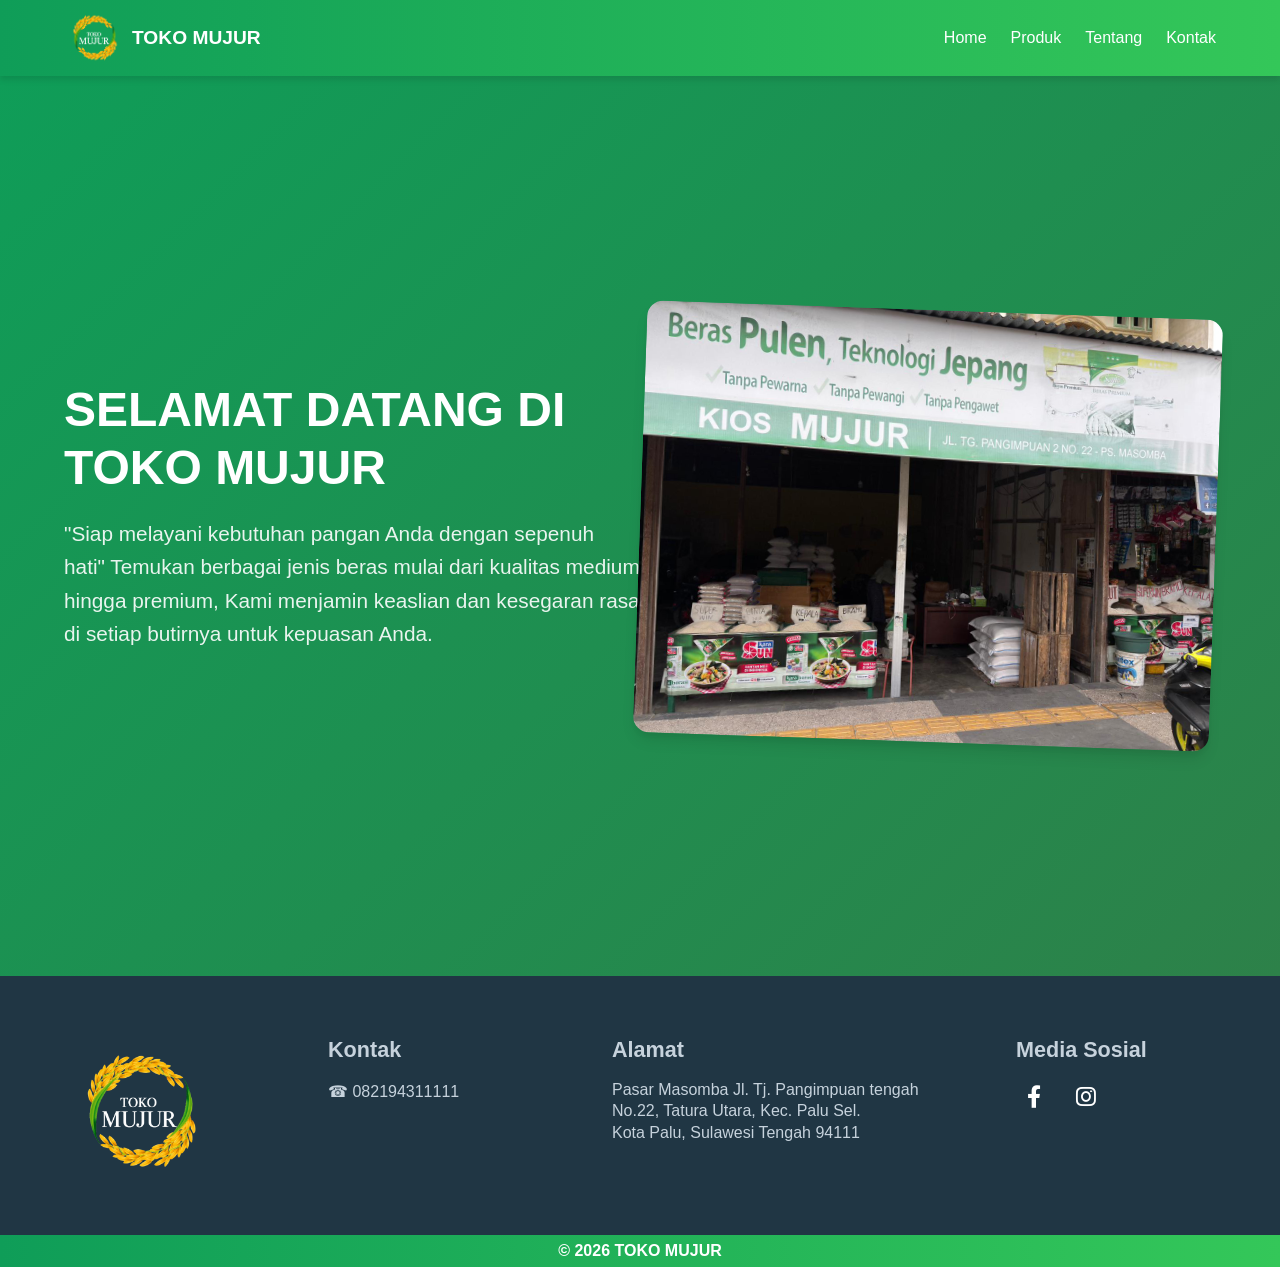
<file: index.html>
<!doctype html>
<html lang="en">
  <head>
    <meta charset="UTF-8" />
    <meta name="viewport" content="width=device-width, initial-scale=1.0" />
    <title>Toko Mujur</title>
    <link rel="icon" type="image/png" href="assets/logo.png" />
    <link rel="stylesheet" href="css/style.css" />
    <link rel="stylesheet" href="css/home.css" />
    <link rel="stylesheet" href="css/footer.css" />
    <link
      rel="stylesheet"
      href="https://cdnjs.cloudflare.com/ajax/libs/font-awesome/6.0.0/css/all.min.css"
    />
  </head>
  <body>
    <nav class="navbar">
      <div class="navbar-container">
        <div class="left-side">
          <img
            src="assets/logo.png"
            alt="TOKO MUJUR"
            class="logo"
            onerror="this.style.display = 'none'"
          />
          <span class="site-name">TOKO MUJUR</span>
        </div>
        <ul class="right-side" id="navbarMenu">
          <li class="menu-item"><a href="index.html">Home</a></li>
          <li class="menu-item"><a href="product.html">Produk</a></li>
          <li class="menu-item"><a href="about.html">Tentang</a></li>
          <li class="menu-item"><a href="contact.html">Kontak</a></li>
        </ul>
        <button
          class="button-menu"
          aria-label="button-menu Navigation"
          aria-expanded="false"
        >
          <span></span>
          <span></span>
          <span></span>
        </button>
      </div>
    </nav>

    <main class="home">
      <div class="home-container">
        <div class="left-side">
          <h1>SELAMAT DATANG DI TOKO MUJUR</h1>
          <p>
            "Siap melayani kebutuhan pangan Anda dengan sepenuh hati" Temukan
            berbagai jenis beras mulai dari kualitas medium hingga premium, Kami
            menjamin keaslian dan kesegaran rasa di setiap butirnya untuk
            kepuasan Anda.
          </p>
        </div>
        <div class="right-side">
          <img
            src="assets/fototoko.jpg"
            alt="Hero Toko Mujur"
            onerror="this.style.display = 'none'"
          />
        </div>
      </div>
    </main>

    <footer class="footer">
      <div class="footer-container">
        <div class="top-side">
          <div class="brand">
            <img
              src="assets/logo.png"
              alt="TOKO MUJUR"
              onerror="this.style.display = 'none'"
            />
          </div>

          <div class="col contact">
            <h4>Kontak</h4>
            <p><span aria-hidden="true">&#9742;</span> 082194311111</p>
          </div>

          <div class="col address">
            <h4>Alamat</h4>
            <address>
              Pasar Masomba Jl. Tj. Pangimpuan tengah No.22, Tatura Utara, Kec.
              Palu Sel.<br />Kota Palu, Sulawesi Tengah 94111
            </address>
          </div>

          <div class="col">
            <h4>Media Sosial</h4>
            <div class="social-links">
              <a
                class="social-link facebook"
                href="#"
                title="Facebook"
                aria-label="Facebook"
              >
                <i class="fab fa-facebook-f"></i>
              </a>
              <a
                class="social-link instagram"
                href="https://www.instagram.com/alfiii.as_?igsh=MXhyMnNmOGh0M3g5Mg%3D%3D&utm_source=qr"
                target="_blank"
                rel="noopener noreferrer"
                title="Instagram"
                aria-label="Instagram"
              >
                <i class="fab fa-instagram"></i>
              </a>
            </div>
          </div>
        </div>
        <div class="bottom-side">&copy; 2026 TOKO MUJUR</div>
      </div>
    </footer>

    <script src="javascript/navbar.js"></script>
  </body>
</html>
</file>
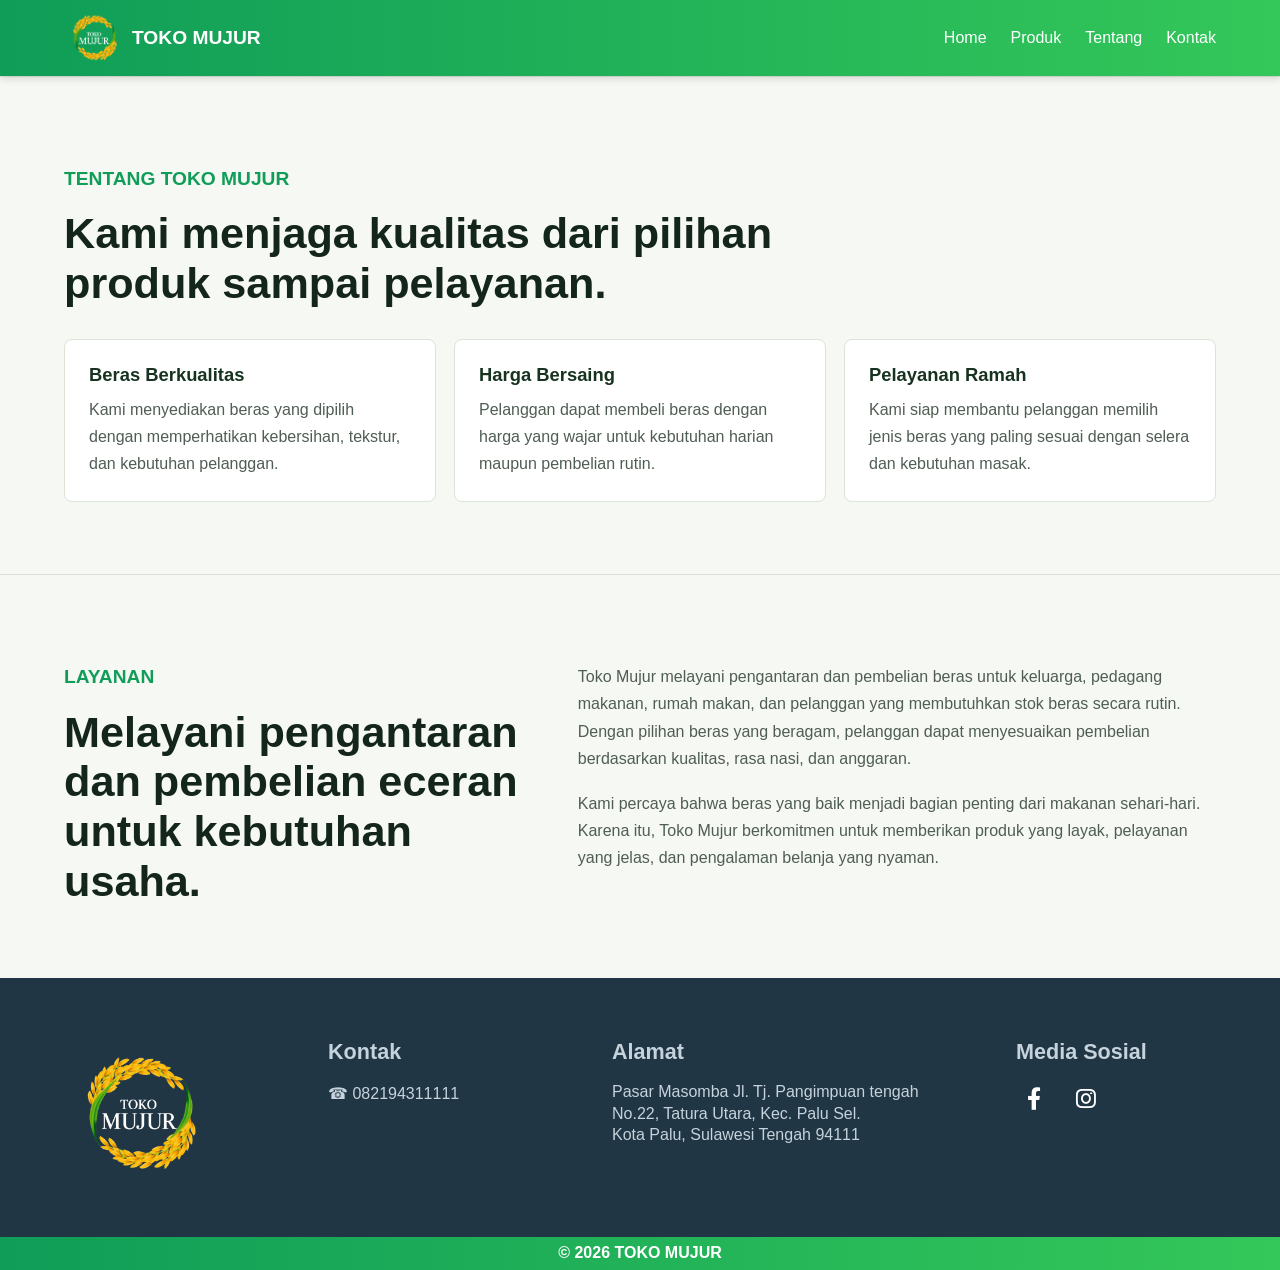
<file: about.html>
<!doctype html>
<html lang="en">
  <head>
    <meta charset="UTF-8" />
    <meta name="viewport" content="width=device-width, initial-scale=1.0" />
    <title>Toko Mujur</title>
    <link rel="icon" type="image/png" href="assets/logo.png" />
    <link rel="stylesheet" href="css/style.css" />
    <link rel="stylesheet" href="css/footer.css" />
    <link rel="stylesheet" href="css/about.css" />
    <link
      rel="stylesheet"
      href="https://cdnjs.cloudflare.com/ajax/libs/font-awesome/6.0.0/css/all.min.css"
    />
  </head>
  <body>
    <nav class="navbar">
      <div class="navbar-container">
        <div class="left-side">
          <img
            src="assets/logo.png"
            alt="TOKO MUJUR"
            class="logo"
            onerror="this.style.display = 'none'"
          />
          <span class="site-name">TOKO MUJUR</span>
        </div>
        <ul class="right-side" id="navbarMenu">
          <li class="menu-item"><a href="index.html">Home</a></li>
          <li class="menu-item"><a href="product.html">Produk</a></li>
          <li class="menu-item"><a href="about.html">Tentang</a></li>
          <li class="menu-item"><a href="contact.html">Kontak</a></li>
        </ul>
        <button
          class="button-menu"
          aria-label="button-menu Navigation"
          aria-expanded="false"
        >
          <span></span>
          <span></span>
          <span></span>
        </button>
      </div>
    </nav>
    <main class="about">
      <div class="about-container">
        <div class="top-section">
          <div class="left-side">
            <p class="about-label">TENTANG TOKO MUJUR</p>
            <h2>Kami menjaga kualitas dari pilihan produk sampai pelayanan.</h2>
          </div>
          <div class="right-side">
            <div class="feature-card">
              <h3>Beras Berkualitas</h3>
              <p>
                Kami menyediakan beras yang dipilih dengan memperhatikan
                kebersihan, tekstur, dan kebutuhan pelanggan.
              </p>
            </div>
            <div class="feature-card">
              <h3>Harga Bersaing</h3>
              <p>
                Pelanggan dapat membeli beras dengan harga yang wajar untuk
                kebutuhan harian maupun pembelian rutin.
              </p>
            </div>
            <div class="feature-card">
              <h3>Pelayanan Ramah</h3>
              <p>
                Kami siap membantu pelanggan memilih jenis beras yang paling
                sesuai dengan selera dan kebutuhan masak.
              </p>
            </div>
          </div>
        </div>

        <div class="bottom-section">
          <div class="left-side">
            <p class="about-label">LAYANAN</p>
            <h2>
              Melayani pengantaran dan pembelian eceran untuk kebutuhan usaha.
            </h2>
          </div>
          <div class="right-side">
            <p>
              Toko Mujur melayani pengantaran dan pembelian beras untuk keluarga, pedagang
              makanan, rumah makan, dan pelanggan yang membutuhkan stok beras
              secara rutin. Dengan pilihan beras yang beragam, pelanggan dapat
              menyesuaikan pembelian berdasarkan kualitas, rasa nasi, dan
              anggaran.
            </p>
            <p>
              Kami percaya bahwa beras yang baik menjadi bagian penting dari
              makanan sehari-hari. Karena itu, Toko Mujur berkomitmen untuk
              memberikan produk yang layak, pelayanan yang jelas, dan pengalaman
              belanja yang nyaman.
            </p>
          </div>
        </div>
      </div>
    </main>
    <footer class="footer">
      <div class="footer-container">
        <div class="top-side">
          <div class="brand">
            <img
              src="assets/logo.png"
              alt="TOKO MUJUR"
              onerror="this.style.display = 'none'"
            />
          </div>

          <div class="col contact">
            <h4>Kontak</h4>
            <p><span aria-hidden="true">&#9742;</span> 082194311111</p>
          </div>

          <div class="col address">
            <h4>Alamat</h4>
            <address>
              Pasar Masomba Jl. Tj. Pangimpuan tengah No.22, Tatura Utara, Kec.
              Palu Sel.<br />Kota Palu, Sulawesi Tengah 94111
            </address>
          </div>

          <div class="col">
            <h4>Media Sosial</h4>
            <div class="social-links">
              <a
                class="social-link facebook"
                href="#"
                title="Facebook"
                aria-label="Facebook"
              >
                <i class="fab fa-facebook-f"></i>
              </a>
              <a
                class="social-link instagram"
                href="https://www.instagram.com/alfiii.as_?igsh=MXhyMnNmOGh0M3g5Mg%3D%3D&utm_source=qr"
                target="_blank"
                rel="noopener noreferrer"
                title="Instagram"
                aria-label="Instagram"
              >
                <i class="fab fa-instagram"></i>
              </a>
            </div>
          </div>
        </div>
        <div class="bottom-side">&copy; 2026 TOKO MUJUR</div>
      </div>
    </footer>

    <script src="javascript/navbar.js"></script>
  </body>
</html>
</file>
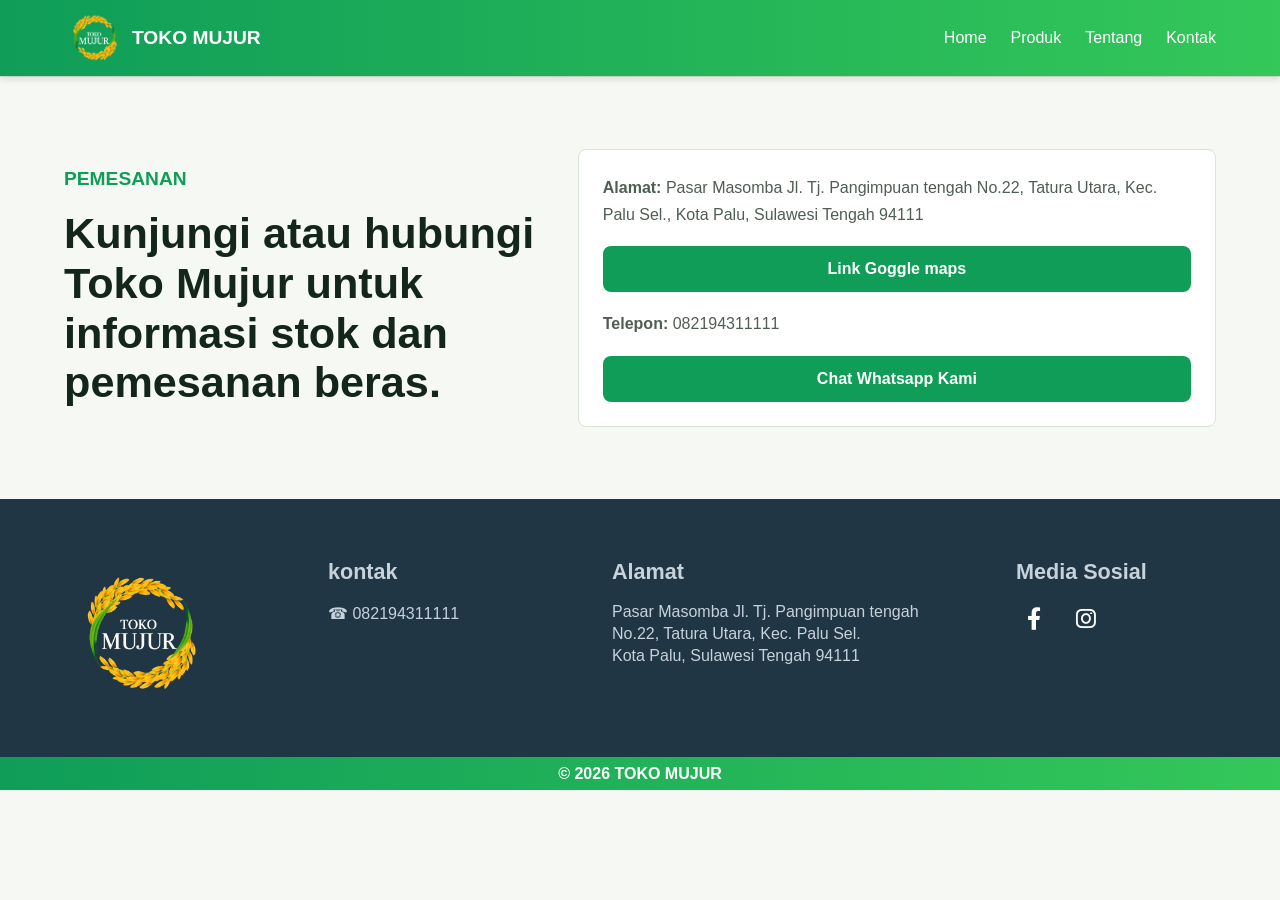
<file: contact.html>
<!doctype html>
<html lang="en">
  <head>
    <meta charset="UTF-8" />
    <meta name="viewport" content="width=device-width, initial-scale=1.0" />
    <title>Toko Mujur</title>
    <link rel="icon" type="image/png" href="assets/logo.png" />
    <link rel="stylesheet" href="css/style.css" />
    <link rel="stylesheet" href="css/footer.css" />
    <link rel="stylesheet" href="css/about.css" />
    <link
      rel="stylesheet"
      href="https://cdnjs.cloudflare.com/ajax/libs/font-awesome/6.0.0/css/all.min.css"
    />
  </head>
  <body>
    <nav class="navbar">
      <div class="navbar-container">
        <div class="left-side">
          <img
            src="assets/logo.png"
            alt="TOKO MUJUR"
            class="logo"
            onerror="this.style.display = 'none'"
          />
          <span class="site-name">TOKO MUJUR</span>
        </div>
        <ul class="right-side" id="navbarMenu">
          <li class="menu-item"><a href="index.html">Home</a></li>
          <li class="menu-item"><a href="product.html">Produk</a></li>
          <li class="menu-item"><a href="about.html">Tentang</a></li>
          <li class="menu-item"><a href="contact.html">Kontak</a></li>
        </ul>
        <button
          class="button-menu"
          aria-label="button-menu Navigation"
          aria-expanded="false"
        >
          <span></span>
          <span></span>
          <span></span>
        </button>
      </div>
    </nav>
    <main class="contact">
      <div class="contact-container">
        <div class="left-side">
          <p class="contact-label">PEMESANAN</p>
          <h2>
            Kunjungi atau hubungi Toko Mujur untuk informasi stok dan pemesanan
            beras.
          </h2>
        </div>
        <div class="right-side">
          <p>
            <strong>Alamat:</strong> Pasar Masomba Jl. Tj. Pangimpuan tengah
            No.22, Tatura Utara, Kec. Palu Sel., Kota Palu, Sulawesi Tengah
            94111
          </p>
          <a
            class="maps-link"
            href="https://maps.app.goo.gl/m2FLZZwm8TaA6cQ47?g_st=ic"
            target="_blank"
            rel="noopener noreferrer"
            >Link Goggle maps</a
          >
          <p><strong>Telepon:</strong> 082194311111</p>
          <a
            class="wa-link"
            href="https://wa.me/6282194311111"
            target="_blank"
            rel="noopener noreferrer"
            >Chat Whatsapp Kami</a
          >
        </div>
      </div>
    </main>
    <footer class="footer">
      <div class="footer-container">
        <div class="top-side">
          <div class="brand">
            <img
              src="assets/logo.png"
              alt="TOKO MUJUR"
              onerror="this.style.display = 'none'"
            />
          </div>

          <div class="col contact">
            <h4>kontak</h4>
            <p><span aria-hidden="true">&#9742;</span> 082194311111</p>
          </div>

          <div class="col address">
            <h4>Alamat</h4>
            <address>
              Pasar Masomba Jl. Tj. Pangimpuan tengah No.22, Tatura Utara, Kec.
              Palu Sel.<br />Kota Palu, Sulawesi Tengah 94111
            </address>
          </div>

          <div class="col">
            <h4>Media Sosial</h4>
            <div class="social-links">
              <a
                class="social-link facebook"
                href="#"
                title="Facebook"
                aria-label="Facebook"
              >
                <i class="fab fa-facebook-f"></i>
              </a>
              <a
                class="social-link instagram"
                href="https://www.instagram.com/alfiii.as_?igsh=MXhyMnNmOGh0M3g5Mg%3D%3D&utm_source=qr"
                target="_blank"
                rel="noopener noreferrer"
                title="Instagram"
                aria-label="Instagram"
              >
                <i class="fab fa-instagram"></i>
              </a>
            </div>
          </div>
        </div>
        <div class="bottom-side">&copy; 2026 TOKO MUJUR</div>
      </div>
    </footer>

    <script src="javascript/navbar.js"></script>
  </body>
</html>
</file>
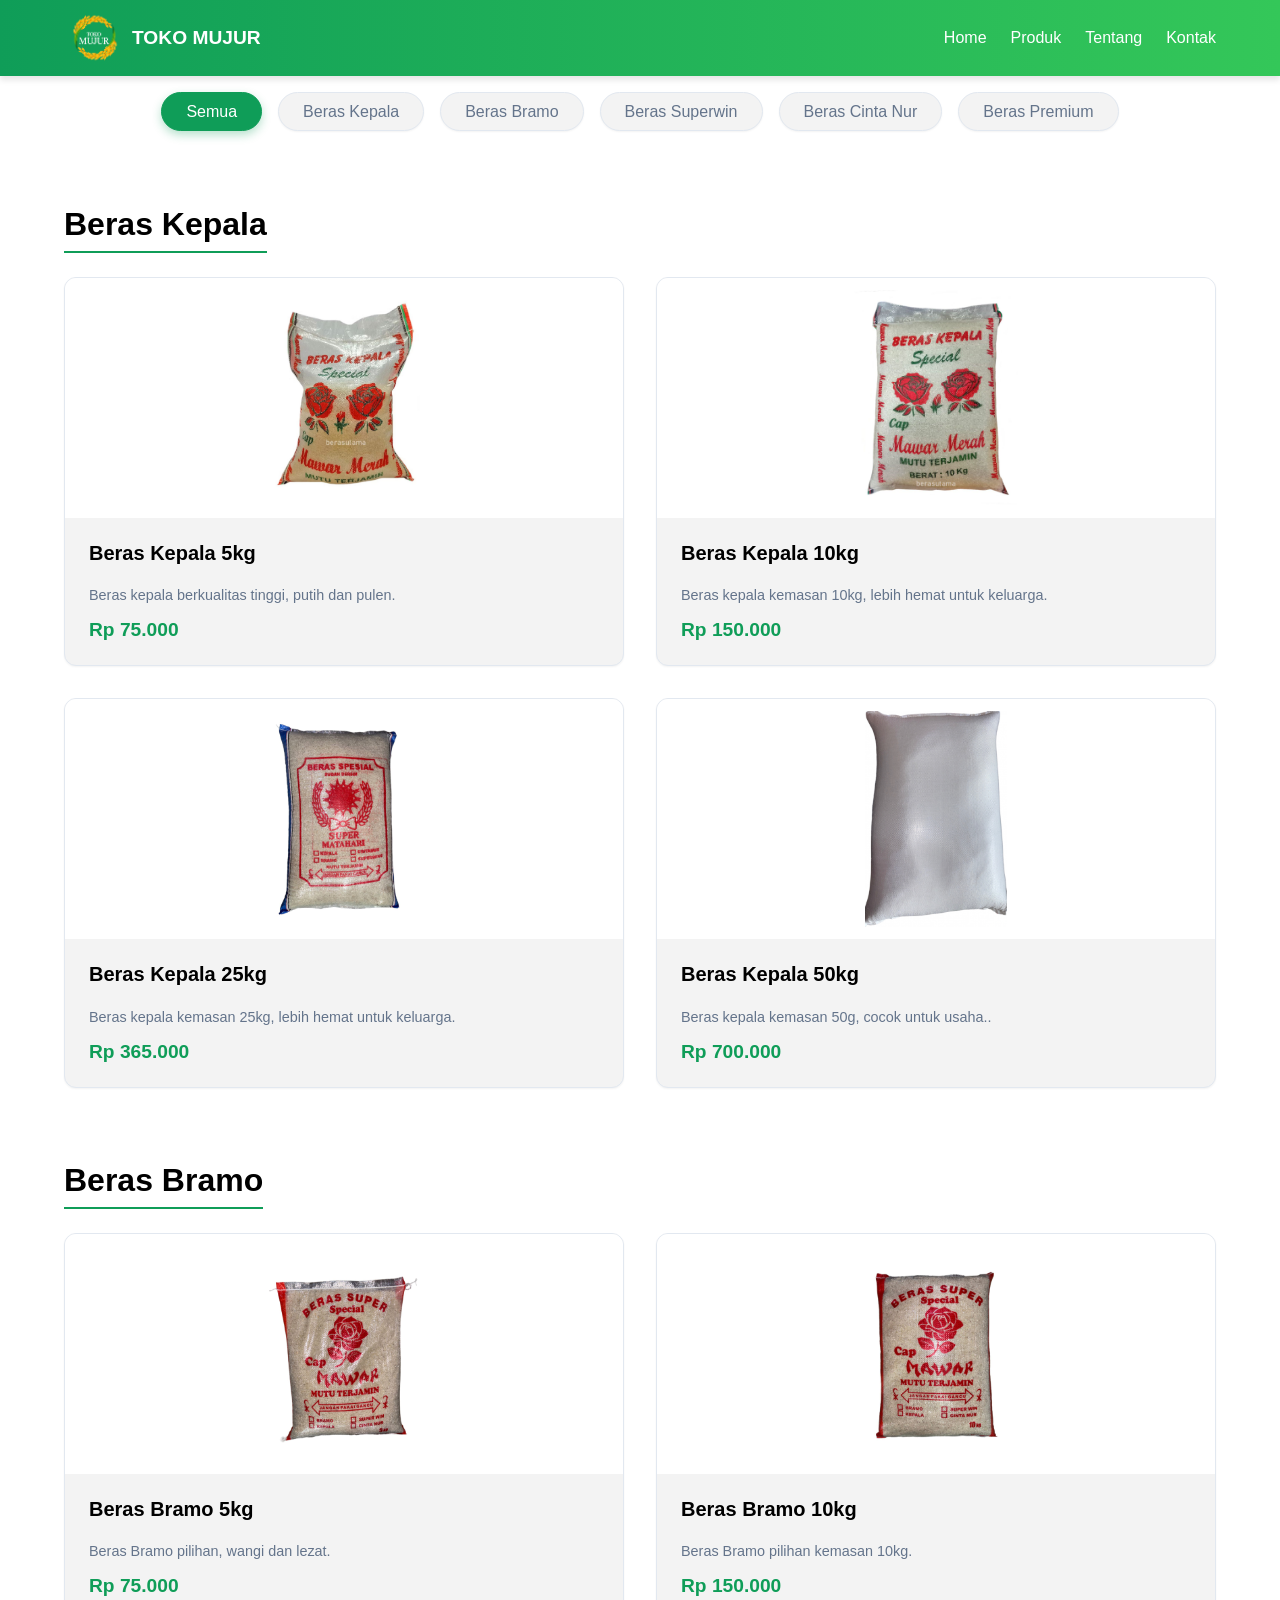
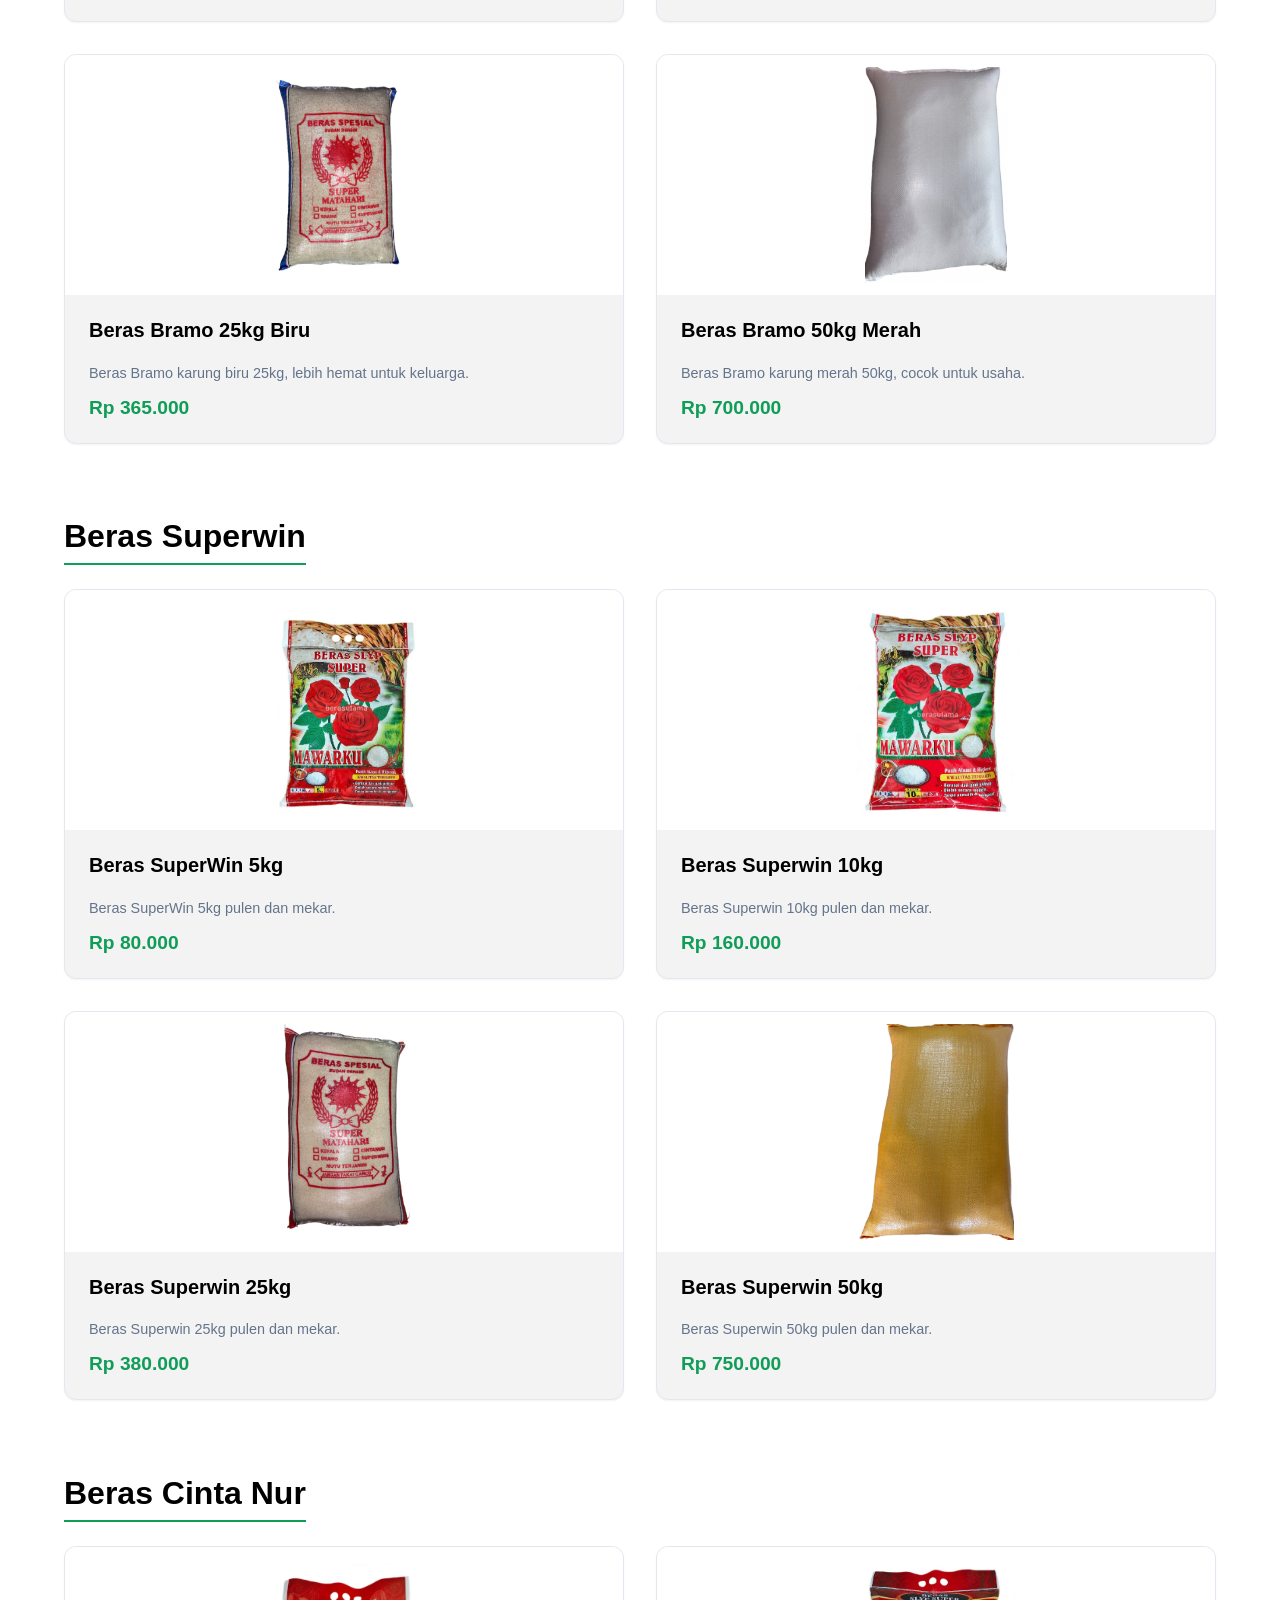
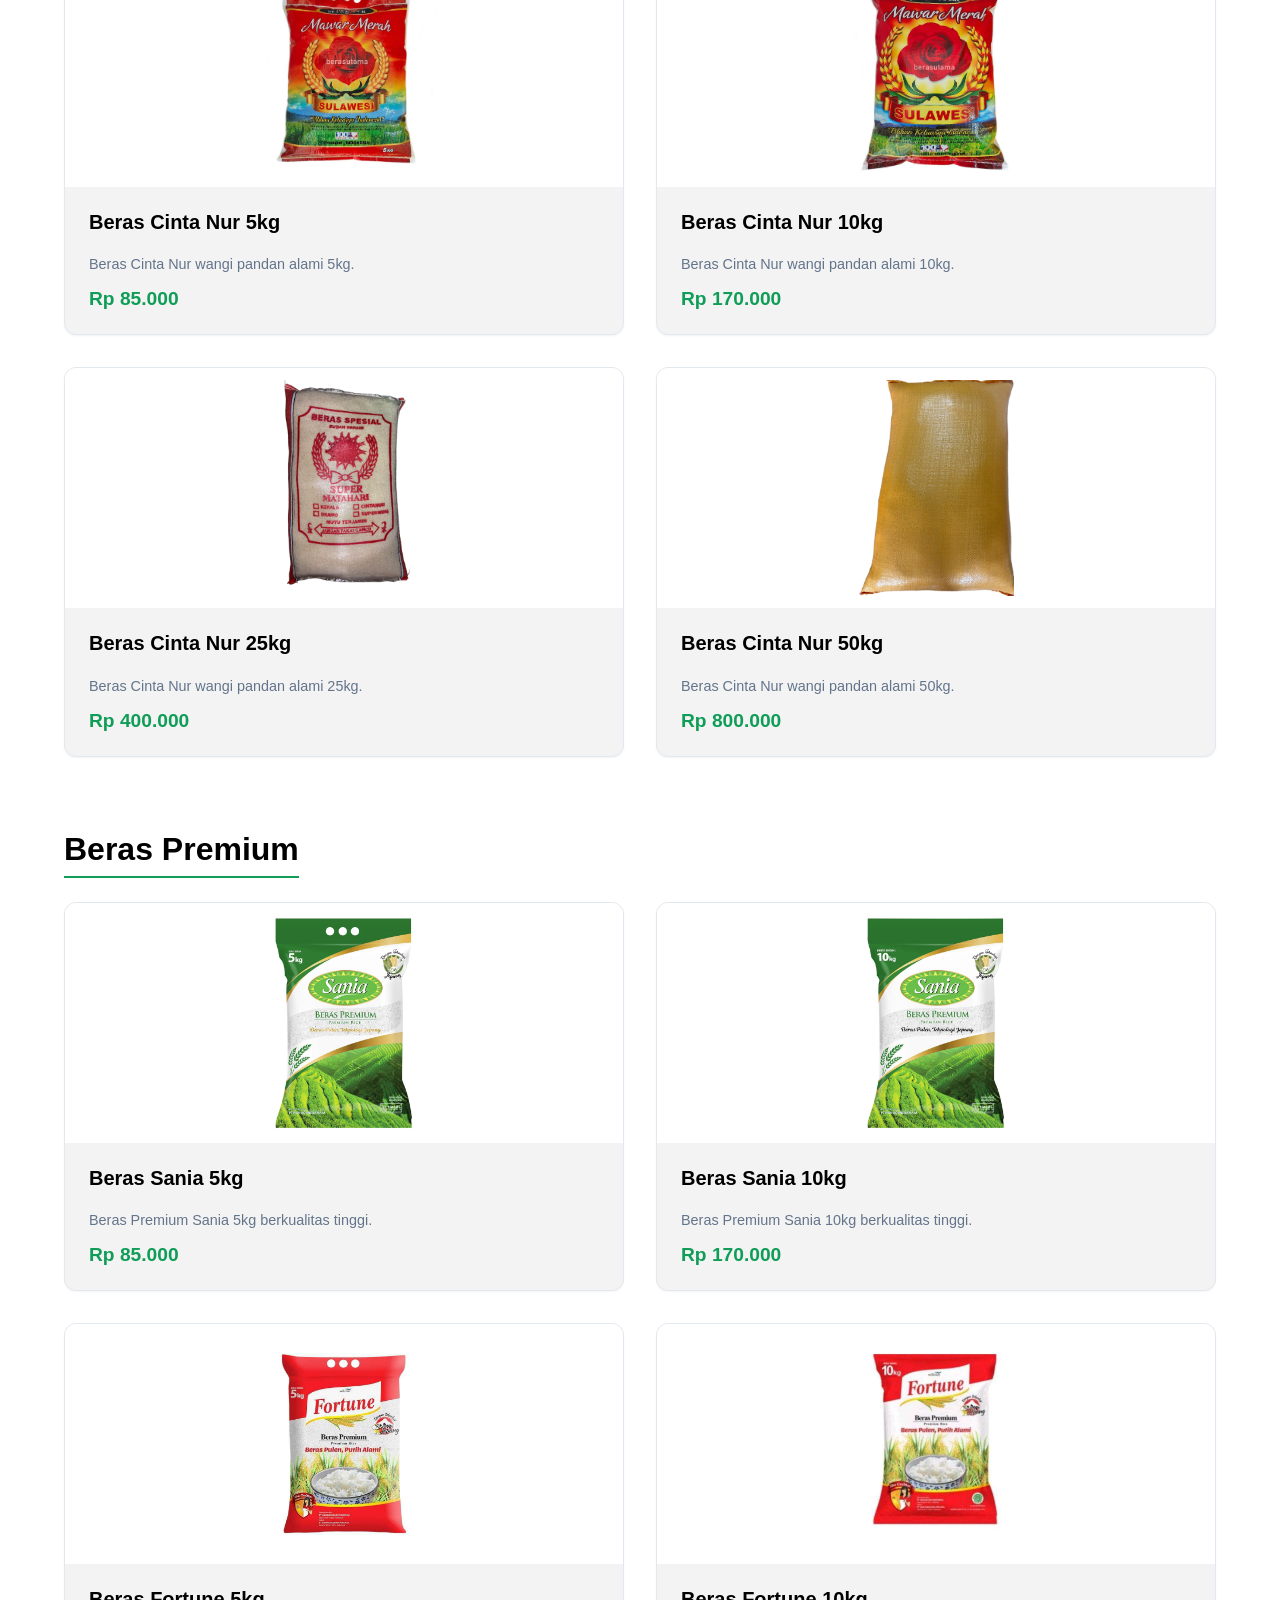
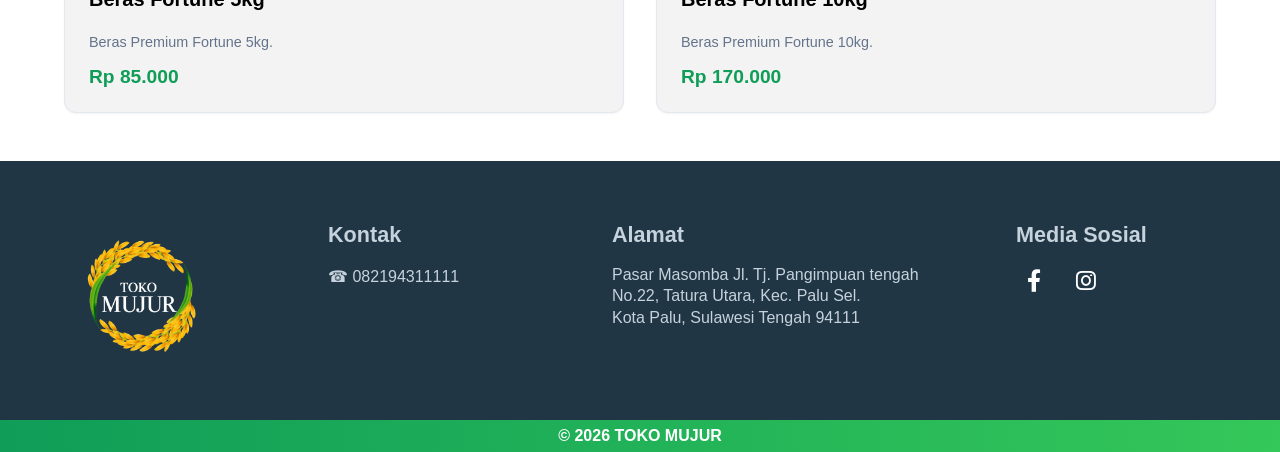
<file: product.html>
<!doctype html>
<html lang="en">
  <head>
    <meta charset="UTF-8" />
    <meta name="viewport" content="width=device-width, initial-scale=1.0" />
    <title>Toko Mujur</title>
    <link rel="icon" type="image/png" href="assets/logo.png" />
    <link rel="stylesheet" href="css/style.css" />
    <link rel="stylesheet" href="css/product.css" />
    <link rel="stylesheet" href="css/footer.css" />
    <link
      rel="stylesheet"
      href="https://cdnjs.cloudflare.com/ajax/libs/font-awesome/6.0.0/css/all.min.css"
    />
  </head>
  <body>
    <nav class="navbar">
      <div class="navbar-container">
        <div class="left-side">
          <img
            src="assets/logo.png"
            alt="TOKO MUJUR"
            class="logo"
            onerror="this.style.display = 'none'"
          />
          <span class="site-name">TOKO MUJUR</span>
        </div>
        <ul class="right-side" id="navbarMenu">
          <li class="menu-item"><a href="index.html">Home</a></li>
          <li class="menu-item"><a href="product.html">Produk</a></li>
          <li class="menu-item"><a href="about.html">Tentang</a></li>
          <li class="menu-item"><a href="contact.html">Kontak</a></li>
        </ul>
        <button
          class="button-menu"
          aria-label="button-menu Navigation"
          aria-expanded="false"
        >
          <span></span>
          <span></span>
          <span></span>
        </button>
      </div>
    </nav>
    <main class="product">
      <div class="product-container">
        <div class="top-side">
          <div class="category-bar" id="productCategories">
            <button class="cat-btn active" onclick="filterCategory('semua')">
              Semua
            </button>
            <button class="cat-btn" onclick="filterCategory('kepala')">
              Beras Kepala
            </button>
            <button class="cat-btn" onclick="filterCategory('bramo')">
              Beras Bramo
            </button>
            <button class="cat-btn" onclick="filterCategory('superwin')">
              Beras Superwin
            </button>
            <button class="cat-btn" onclick="filterCategory('cintanur')">
              Beras Cinta Nur
            </button>
            <button class="cat-btn" onclick="filterCategory('premium')">
              Beras Premium
            </button>
          </div>
        </div>

        <div class="bottom-side">
          <div class="products-section" data-category="kepala">
            <h2 class="section-title">Beras Kepala</h2>
            <div class="products-grid" id="gridKepala"></div>
          </div>

          <div class="products-section" data-category="bramo">
            <h2 class="section-title">Beras Bramo</h2>
            <div class="products-grid" id="gridBramo"></div>
          </div>

          <div class="products-section" data-category="superwin">
            <h2 class="section-title">Beras Superwin</h2>
            <div class="products-grid" id="gridSuperwin"></div>
          </div>

          <div class="products-section" data-category="cintanur">
            <h2 class="section-title">Beras Cinta Nur</h2>
            <div class="products-grid" id="gridCintanur"></div>
          </div>

          <div class="products-section" data-category="premium">
            <h2 class="section-title">Beras Premium</h2>
            <div class="products-grid" id="gridPremium"></div>
          </div>
        </div>
      </div>
    </main>
    <footer class="footer">
      <div class="footer-container">
        <div class="top-side">
          <div class="brand">
            <img
              src="assets/logo.png"
              alt="TOKO MUJUR"
              onerror="this.style.display = 'none'"
            />
          </div>

          <div class="col contact">
            <h4>Kontak</h4>
            <p><span aria-hidden="true">&#9742;</span> 082194311111</p>
          </div>

          <div class="col address">
            <h4>Alamat</h4>
            <address>
              Pasar Masomba Jl. Tj. Pangimpuan tengah No.22, Tatura Utara, Kec.
              Palu Sel.<br />Kota Palu, Sulawesi Tengah 94111
            </address>
          </div>

          <div class="col">
            <h4>Media Sosial</h4>
            <div class="social-links">
              <a
                class="social-link facebook"
                href="#"
                title="Facebook"
                aria-label="Facebook"
              >
                <i class="fab fa-facebook-f"></i>
              </a>
              <a
                class="social-link instagram"
                href="https://www.instagram.com/alfiii.as_?igsh=MXhyMnNmOGh0M3g5Mg%3D%3D&utm_source=qr"
                target="_blank"
                rel="noopener noreferrer"
                title="Instagram"
                aria-label="Instagram"
              >
                <i class="fab fa-instagram"></i>
              </a>
            </div>
          </div>
        </div>
        <div class="bottom-side">&copy; 2026 TOKO MUJUR</div>
      </div>
    </footer>

    <script src="javascript/navbar.js"></script>
    <script src="javascript/product.js"></script>
  </body>
</html>
</file>
<file: css/style.css>
*, *::before, *::after {
  box-sizing: border-box;
}

body {
  margin: 0;
  padding: 0;
  overflow-x: hidden;
  font-family: Arial, Helvetica, sans-serif;
}

.navbar {
  position: sticky;
  top: 0;
  z-index: 1000;
  background: linear-gradient(90deg, #0f9d58, #34c759);
  color: #ffffff;
  font-family: Arial, Helvetica, sans-serif;
  box-shadow: 0 4px 6px rgba(0, 0, 0, 0.1);
}

.navbar .navbar-container {
  display: flex;
  justify-content: space-between;
  align-items: center;
  padding: 0.5rem 5%;
  width: 100%;
  box-sizing: border-box;
}

.navbar .navbar-container .left-side {
  display: flex;
  align-items: center;
  flex-shrink: 0;
}

.navbar .navbar-container .left-side .logo {
  height: 60px;
  width: auto;
  margin-right: 0.5rem;
}

.navbar .navbar-container .left-side .site-name {
  font-size: 1.2rem;
  font-weight: 600;
}

.navbar .navbar-container .right-side {
  list-style: none;
  display: flex;
  justify-content: flex-end;
  align-items: center;
  gap: 1.5rem;
  margin: 0 0 0 auto;
  padding: 0;
}

.navbar .navbar-container .right-side .menu-item a {
  color: #ffffff;
  text-decoration: none;
  font-size: 1rem;
  position: relative;
  transition: color 0.3s ease;
}

.navbar .navbar-container .right-side .menu-item a:hover {
  color: #a8f0c6;
}

.navbar .navbar-container .button-menu {
  display: none;
  width: 44px;
  height: 44px;
  margin-left: auto;
  border: 1px solid rgba(255, 255, 255, 0.45);
  border-radius: 8px;
  background: rgba(255, 255, 255, 0.12);
  cursor: pointer;
  align-items: center;
  justify-content: center;
  flex-direction: column;
  gap: 5px;
}

.navbar .navbar-container .button-menu span {
  display: block;
  width: 22px;
  height: 2px;
  border-radius: 99px;
  background: #ffffff;
  transition:
    transform 0.25s ease,
    opacity 0.25s ease;
}

.navbar .navbar-container .button-menu.is-open span:nth-child(1) {
  transform: translateY(7px) rotate(45deg);
}

.navbar .navbar-container .button-menu.is-open span:nth-child(2) {
  opacity: 0;
}

.navbar .navbar-container .button-menu.is-open span:nth-child(3) {
  transform: translateY(-7px) rotate(-45deg);
}

.dropdown {
  position: relative;
}

.dropbtn::after {
  content: " v";
  font-size: 0.8rem;
}

.dropdown-content {
  display: none;
  position: absolute;
  background: #ffffff;
  min-width: 150px;
  box-shadow: 0 8px 16px rgba(0, 0, 0, 0.2);
  z-index: 1;
  border-radius: 4px;
  padding: 0.5rem 0;
}

.dropdown-content a {
  color: #0f9d58;
  padding: 0.5rem 1rem;
  text-decoration: none;
  display: block;
  font-size: 0.9rem;
  transition: background 0.2s;
}

.dropdown-content a:hover {
  background: #a8f0c6;
  color: #ffffff;
}

.dropdown:hover .dropdown-content {
  display: block;
}

@media (max-width: 768px) {
  .navbar .navbar-container {
    align-items: center;
    flex-wrap: wrap;
    padding: 0.5rem 1rem;
  }

  .navbar .navbar-container .button-menu {
    display: inline-flex;
  }

  .navbar .navbar-container .right-side {
    display: none;
    flex-direction: column;
    align-items: stretch;
    width: 100%;
    gap: 0;
    margin: 0.75rem 0 0;
    padding: 0.5rem 0;
    border-top: 1px solid rgba(255, 255, 255, 0.28);
  }

  .navbar .navbar-container .right-side.is-open {
    display: flex;
  }

  .navbar .navbar-container .right-side .menu-item {
    width: 100%;
  }

  .navbar .navbar-container .right-side .menu-item a {
    display: block;
    padding: 0.85rem 0.25rem;
  }
}
</file>
<file: css/home.css>
:root {
  --primary-color: #0f9d58;
  --primary-hover: #2d8149;
  --bg-color: #f8fafc;
  --card-bg: #ffffff;
  --text-white: #fff;
  --text-muted: #64748b;
  --border-color: #e2e8f0;
  --shadow-sm: 0 1px 2px 0 rgba(0, 0, 0, 0.05);
  --shadow-md:
    0 4px 6px -1px rgba(0, 0, 0, 0.1), 0 2px 4px -1px rgba(0, 0, 0, 0.06);
  --shadow-lg:
    0 10px 15px -3px rgba(0, 0, 0, 0.1), 0 4px 6px -2px rgba(0, 0, 0, 0.05);
  --radius-md: 12px;
  --radius-lg: 16px;
  --transition: all 0.3s ease;
}

.home .home-container {
  display: flex;
  align-items: center;
  justify-content: space-between;
  padding: 4rem 5%;
  min-height: 100vh;
  background: linear-gradient(135deg, #0f9d58 0%, #2d8149 100%);
  color: white;
}

.home .home-container .left-side {
  flex: 1;
  max-width: 600px;
  animation: slideInLeft 0.8s ease-out;
}

.home .home-container .left-side .home-label {
  font-size: 1.2rem;
  text-transform: uppercase;
  letter-spacing: 2px;
  margin-bottom: 0.5rem;
  opacity: 0.9;
}

.home .home-container .left-side h1 {
  font-size: 3rem;
  margin: 0 0 1rem 0;
  line-height: 1.2;
  color: #ffffff;
}

.home .home-container .left-side p {
  font-size: 1.3rem;
  line-height: 1.6;
  opacity: 0.9;
}

.home .home-container .right-side {
  flex: 1;
  display: flex;
  justify-content: flex-end;
  animation: slideInRight 0.8s ease-out;
}

.home .home-container .right-side img {
  max-width: 100%;
  height: auto;
  max-height: 500px;
  object-fit: contain;
  border-radius: var(--radius-lg);
  box-shadow: var(--shadow-lg);
  transform: rotate(2deg);
  transition: var(--transition);
}

.home .home-container .right-side img:hover {
  transform: rotate(0deg) scale(1.05);
}

@keyframes slideInLeft {
  from {
    opacity: 0;
    transform: translateX(-50px);
  }
  to {
    opacity: 1;
    transform: translateX(0);
  }
}

@keyframes slideInRight {
  from {
    opacity: 0;
    transform: translateX(50px);
  }
  to {
    opacity: 1;
    transform: translateX(0);
  }
}

@media (max-width: 768px) {
  .home .home-container {
    flex-direction: column;
    justify-content: center;
    text-align: center;
    padding: 4rem 24px 2rem;
  }

  .home .home-container .right-side {
    margin-top: 2rem;
  }

  .home .home-container .left-side h1 {
    font-size: 2.5rem;
  }
}
</file>
<file: css/footer.css>
.footer {
  background: #203644;
  color: #c6d2dc;
  font-family: Arial, Helvetica, sans-serif;
}

.footer .footer-container .top-side {
  min-height: 190px;
  padding: 3.8rem 5% 3rem;
  display: grid;
  grid-template-columns: 1fr 1.1fr 1.7fr 1fr;
  align-items: start;
  gap: 4rem;
}

.footer .footer-container .top-side .brand {
  display: flex;
  justify-content: left;
}

.footer .footer-container .top-side .brand img {
  width: 150px;
  height: 150px;
  object-fit: contain;
}

.footer .footer-container .top-side .col h4 {
  font-size: 1.35rem;
  font-weight: 700;
  color: #c6d2dc;
  margin: 0 0 1rem;
}

.footer .footer-container .top-side .col p,
.footer .footer-container .top-side .col address {
  margin: 0;
  font-size: 1rem;
  color: #c6d2dc;
  line-height: 1.35;
  font-style: normal;
}

.footer .footer-container .top-side .contact p {
  line-height: 1.6;
}

.footer .footer-container .top-side .address {
  max-width: 420px;
}

.footer .footer-container .top-side .social-links {
  display: flex;
  align-items: center;
  gap: 1rem;
}

.footer .footer-container .top-side .social-link {
  width: 36px;
  height: 36px;
  display: inline-flex;
  align-items: center;
  justify-content: center;
  color: #ffffff;
  text-decoration: none;
  transition:
    transform 0.2s ease,
    filter 0.2s ease;
}

.footer .footer-container .top-side .social-link:hover {
  transform: translateY(-2px);
  filter: brightness(1.08);
}

.footer .footer-container .top-side .social-link i {
  font-size: 1.4rem;
  display: block;
}

.footer .footer-container .bottom-side {
  background: linear-gradient(90deg, #0f9d58, #34c759);
  color: #ffffff;
  font-size: 1rem;
  font-weight: 600;
  text-align: center;
  padding: 0.45rem 1rem;
}

@media (max-width: 900px) {
  .footer .footer-container .top-side {
    grid-template-columns: repeat(2, minmax(0, 1fr));
    gap: 2.5rem;
    padding: 3rem 5%;
  }

  .footer .footer-container .top-side .brand {
    justify-content: flex-start;
  }
}

@media (max-width: 600px) {
  .footer .footer-container .top-side {
    grid-template-columns: 1fr;
    gap: 1.8rem;
    min-height: auto;
  }
}
</file>
<file: css/about.css>
* {
  box-sizing: border-box;
}
html {
  scroll-behavior: smooth;
}
body {
  margin: 0;
  color: #1f2a24;
  background: #f6f8f4;
  font-family: Arial, Helvetica, sans-serif;
}

.about .about-container .top-section,
.about .about-container .bottom-section,
.contact .contact-container {
  padding: 72px 5%;
  border-top: 1px solid #dbe4d6;
  display: grid;
  grid-template-columns: minmax(0, 0.85fr) minmax(0, 1.15fr);
  gap: 42px;
}

.about .about-container .top-section {
  display: block;
}

.about .about-container .about-label,
.contact .contact-container .contact-label {
  color: #0f9d58;
  font-size: 1.2rem;
  font-weight: 800;
  text-transform: uppercase;
}

.about h1,
.about h2,
.about h3,
.about p,
.contact h1,
.contact h2,
.contact h3,
.contact p {
  letter-spacing: 0;
}

.about h2,
.contact h2 {
  margin: 0;
  color: #14261b;
  font-size: clamp(1.7rem, 3.6vw, 2.7rem);
  line-height: 1.15;
}

.about h3 {
  margin: 0 0 10px;
  color: #173320;
  font-size: 1.15rem;
}

.about .about-container .bottom-section .right-side p,
.about .about-container .top-section .right-side .feature-card p,
.contact .contact-container .right-side p {
  color: #4f5d53;
  font-size: 1rem;
  line-height: 1.7;
}

.contact .contact-container .right-side .maps-link,
.contact .contact-container .right-side .wa-link {
  display: inline-flex;
  align-items: center;
  justify-content: center;
  min-height: 46px;
  padding: 0 18px;
  border-radius: 8px;
  background: #0f9d58;
  color: #ffffff;
  font-weight: 800;
  text-decoration: none;
}

.contact .contact-container .right-side .maps-link:hover,
.contact .contact-container .right-side .wa-link:hover {
  background: #0b7d46;
}

.about .about-container .top-section .left-side {
  max-width: 720px;
  margin-bottom: 30px;
}

.about .about-container .top-section .right-side {
  display: grid;
  grid-template-columns: repeat(3, minmax(0, 1fr));
  gap: 18px;
}

.about .about-container .top-section .right-side .feature-card,
.contact .contact-container .right-side {
  border: 1px solid #dbe4d6;
  border-radius: 8px;
  background: #ffffff;
  padding: 24px;
}

.about .about-container .top-section .right-side .feature-card p,
.contact .contact-container .right-side p {
  margin: 0;
}

.about .about-container .bottom-section .right-side p + p {
  margin-top: 18px;
}

.contact .contact-container .right-side {
  display: grid;
  gap: 18px;
}

@media (max-width: 800px) {
  .about .about-container .bottom-section,
  .contact .contact-container {
    grid-template-columns: 1fr;
  }

  .about .about-container .top-section .right-side {
    grid-template-columns: 1fr;
  }
}

@media (max-width: 520px) {
  .about .about-container .top-section,
  .about .about-container .bottom-section,
  .contact .contact-container {
    padding: 48px 18px;
  }
}
</file>
<file: css/product.css>
:root {
  --primary-color: #0f9d58;
  --primary-hover: #0b7d46;
  --bg-color: #ffffff;
  --card-bg: #f3f3f3;
  --text-white: #fff;
  --text-muted: #64748b;
  --border-color: #e2e8f0;
  --shadow-sm: 0 1px 2px 0 rgba(0, 0, 0, 0.05);
  --shadow-md:
    0 4px 6px -1px rgba(0, 0, 0, 0.1), 0 2px 4px -1px rgba(0, 0, 0, 0.06);
  --shadow-lg:
    0 10px 15px -3px rgba(0, 0, 0, 0.1), 0 4px 6px -2px rgba(0, 0, 0, 0.05);
  --radius-md: 12px;
  --radius-lg: 16px;
  --transition: all 0.3s ease;
}

body.products-page {
  background-color: var(--bg-color);
  color: var(--text-white);
  margin: 0;
  padding: 0;
}

.product .product-container .top-side .category-bar {
  display: flex;
  justify-content: center;
  gap: 1rem;
  padding: 1rem 5%;
  margin-bottom: 2rem;
  flex-wrap: wrap;
  scroll-margin-top: 80px;
}

.product .product-container .top-side .cat-btn {
  background: var(--card-bg);
  border: 1px solid var(--border-color);
  padding: 0.6rem 1.5rem;
  border-radius: 30px;
  font-size: 1rem;
  font-weight: 500;
  color: var(--text-muted);
  cursor: pointer;
  transition: var(--transition);
  box-shadow: var(--shadow-sm);
}

.product .product-container .top-side .cat-btn:hover {
  border-color: var(--primary-color);
  color: var(--primary-color);
  transform: translateY(-2px);
}

.product .product-container .top-side .cat-btn.active {
  background: var(--primary-color);
  color: white;
  border-color: var(--primary-color);
  box-shadow: 0 4px 10px rgba(15, 157, 88, 0.3);
}

.product .product-container .bottom-side {
  padding: 0 5%;
}

.product .product-container .bottom-side .products-section {
  padding: 0 0 3rem;
}

.product .product-container .bottom-side .section-title {
  font-size: 2rem;
  color: var(--text-dark);
  margin-bottom: 1.5rem;
  border-bottom: 2px solid var(--primary-color);
  display: inline-block;
  padding-bottom: 0.5rem;
}

.product .product-container .bottom-side .products-grid {
  display: grid;
  grid-template-columns: repeat(auto-fill, minmax(min(100%, 400px), 1fr));
  justify-content: space-between;
  align-items: center;
  gap: 2rem;
}

.product .product-container .bottom-side .product-card {
  background: var(--card-bg);
  border-radius: var(--radius-md);
  overflow: hidden;
  box-shadow: var(--shadow-sm);
  transition: var(--transition);
  border: 1px solid var(--border-color);
  position: relative;
  display: flex;
  flex-direction: column;
}

.product .product-container .bottom-side .product-card:hover {
  transform: translateY(-5px);
  box-shadow: var(--shadow-lg);
  border-color: var(--primary-hover);
}

.product .product-container .bottom-side .card-img-wrapper {
  position: relative;
  width: 100%;
  height: 240px;
  overflow: hidden;
  background: #ffffff;
  cursor: pointer;
  padding: 0.75rem;
}

.product .product-container .bottom-side .card-img {
  width: 100%;
  height: 100%;
  object-fit: contain;
  transition: var(--transition);
}

.product .product-container .bottom-side .product-card:hover .card-img {
  transform: none;
}

.product .product-container .bottom-side .card-body {
  padding: 1.5rem;
  display: flex;
  flex-direction: column;
  flex: 1;
}

.product .product-container .bottom-side .card-title {
  font-size: 1.25rem;
  margin: 0 0 0.5rem 0;
  color: var(--text-dark);
  font-weight: 600;
}

.product .product-container .bottom-side .card-desc {
  font-size: 0.9rem;
  color: var(--text-muted);
  margin-bottom: 1rem;
  flex: 1;
  display: -webkit-box;
  line-clamp: 2;
  -webkit-box-orient: vertical;
  overflow: hidden;
}

.product .product-container .bottom-side .card-footer {
  display: flex;
  justify-content: space-between;
  align-items: center;
  margin-top: auto;
}

.product .product-container .bottom-side .card-price {
  font-size: 1.2rem;
  font-weight: 700;
  color: var(--primary-color);
}

@media (max-width: 768px) {
  .product .product-container .top-side .category-bar {
    justify-content: flex-start;
    flex-wrap: nowrap;
    overflow-x: auto;
    -webkit-overflow-scrolling: touch;
    padding-bottom: 0.5rem;
  }

  .product .product-container .top-side .cat-btn {
    flex: 0 0 auto;
    white-space: nowrap;
  }
}

@media (max-width: 576px) {
  .products-grid {
    grid-template-columns: repeat(auto-fill, minmax(min(100%, 160px), 1fr));
    gap: 1rem;
  }
  .card-img-wrapper {
    height: 180px;
  }
  .card-title {
    font-size: 1.1rem;
  }
  .card-body {
    padding: 1rem;
  }
  .card-price {
    font-size: 1.1rem;
  }
}
</file>
